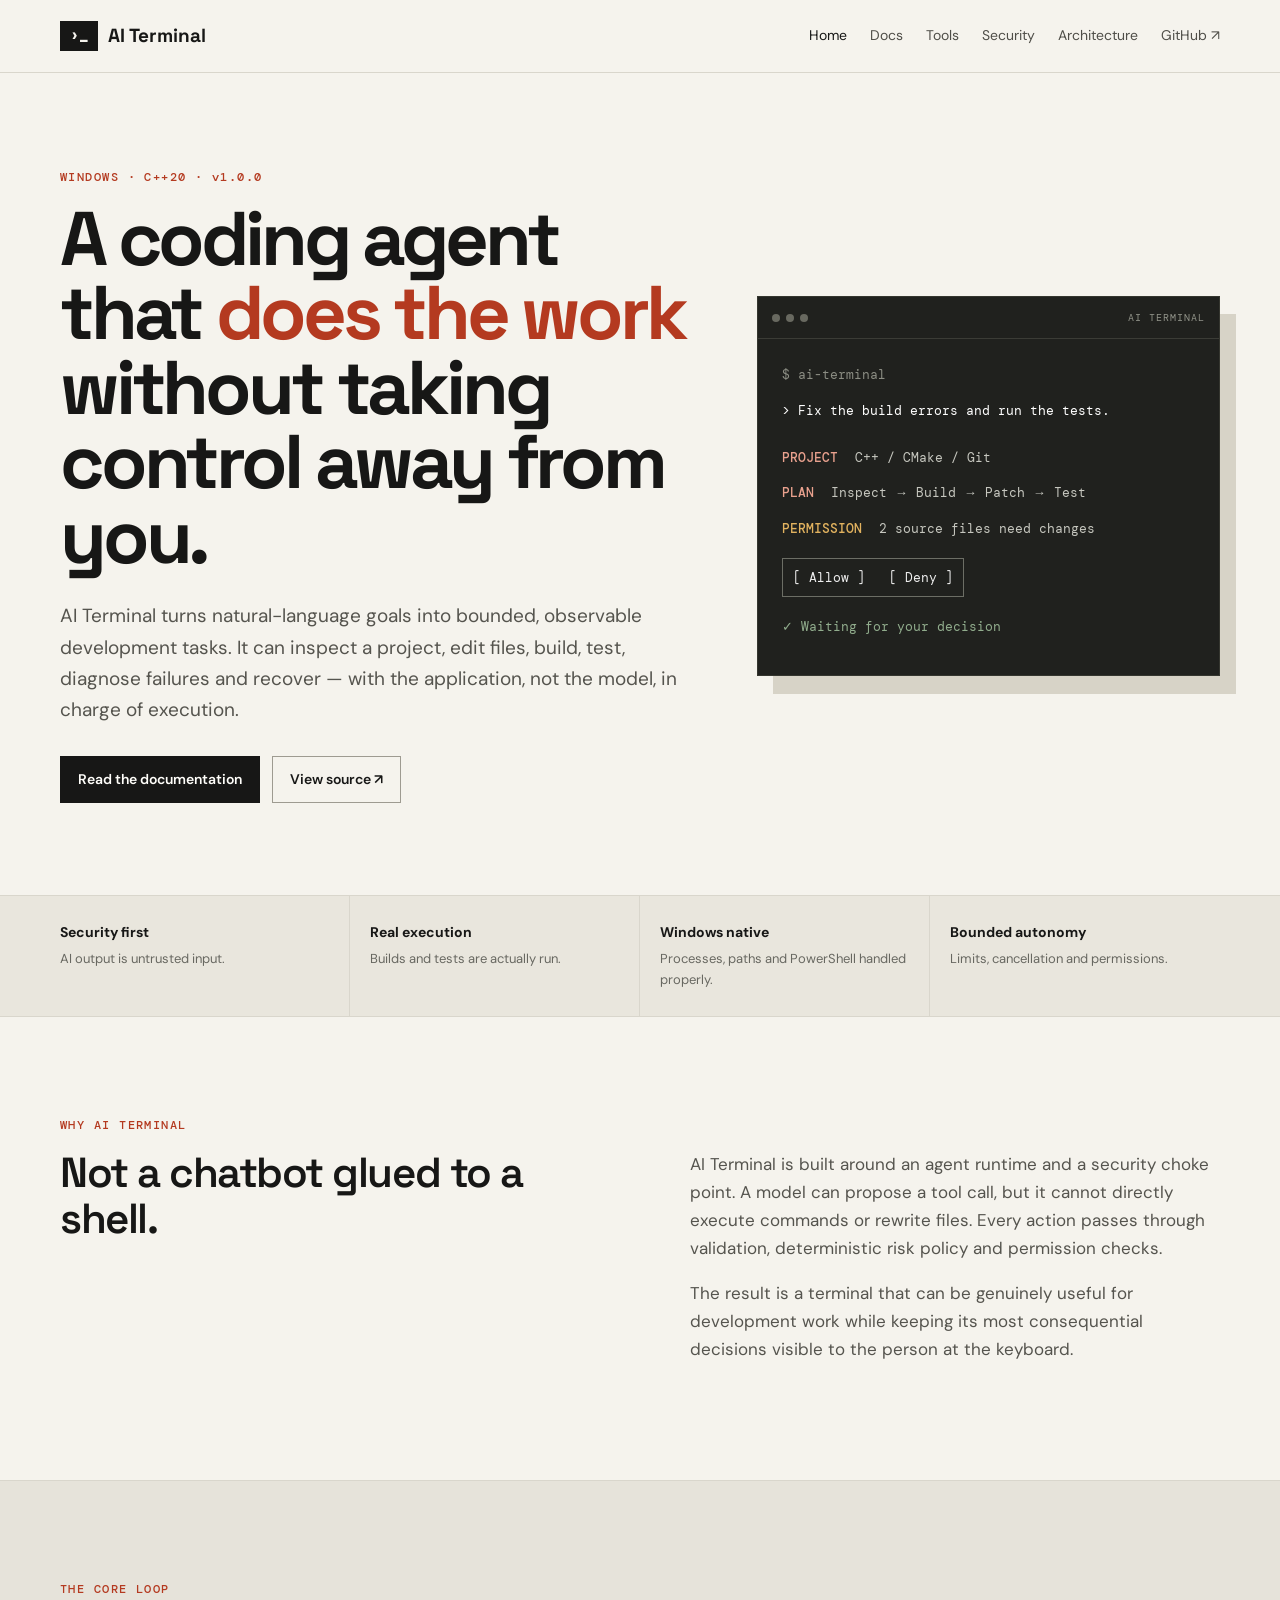
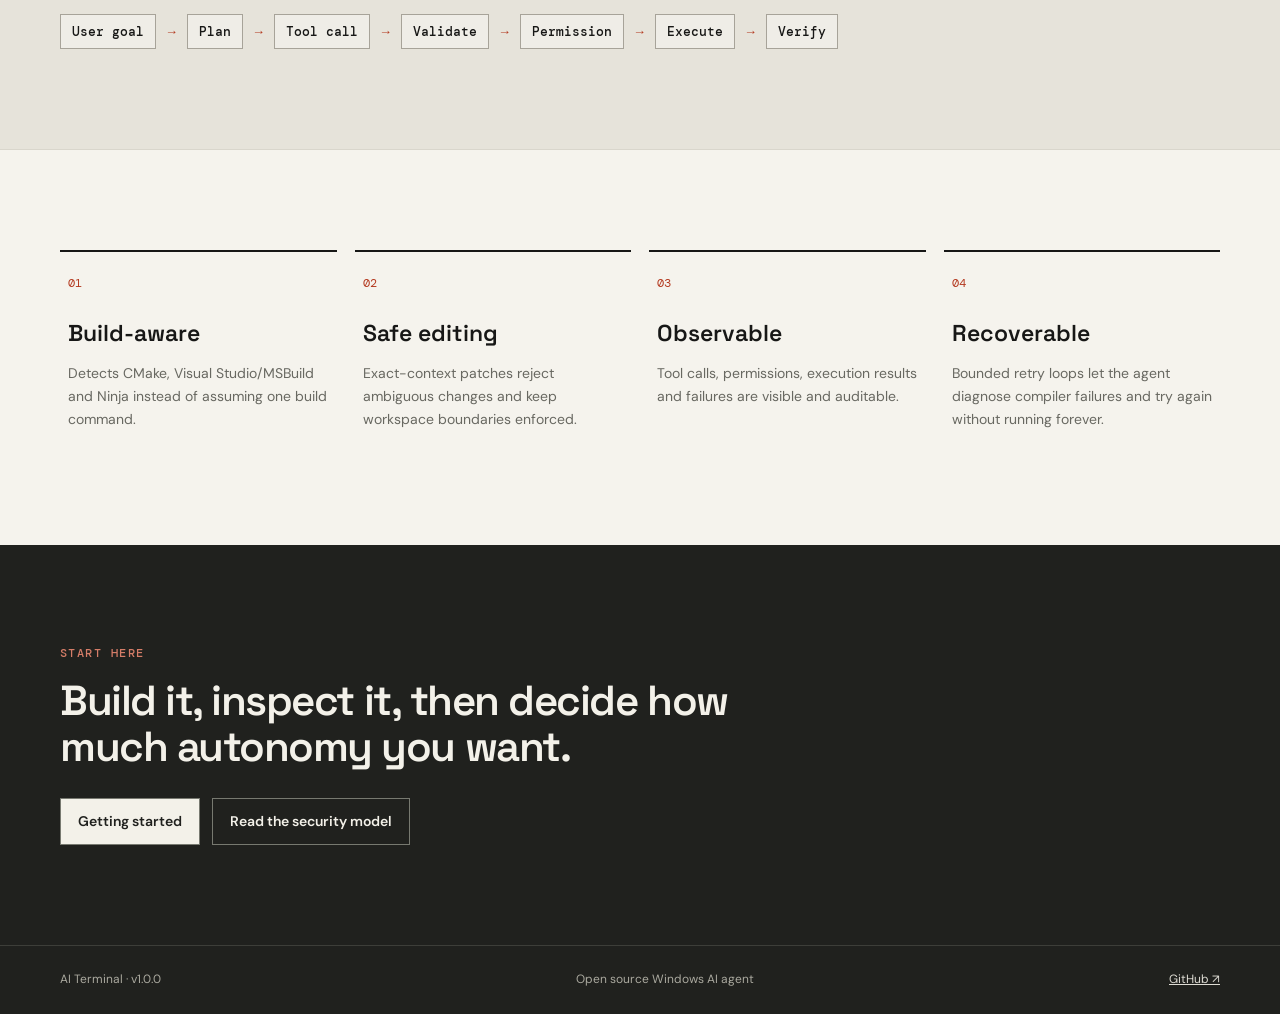
<file: Website/index.html>
<!doctype html>
<html lang="en">
<head>
  <meta charset="utf-8"><meta name="viewport" content="width=device-width,initial-scale=1">
  <meta name="description" content="AI Terminal — a security-first AI coding and automation terminal for Windows.">
  <title>AI Terminal — AI coding agent for Windows</title>
  <link rel="stylesheet" href="assets/style.css">
</head>
<body>
<header class="site-header"><div class="wrap nav">
  <a class="brand" href="index.html"><span class="brand-mark">›_</span><span>AI Terminal</span></a>
  <nav><a class="active" href="index.html">Home</a><a href="docs/">Docs</a><a href="docs/tools.html">Tools</a><a href="docs/security.html">Security</a><a href="docs/architecture.html">Architecture</a><a href="https://github.com/NotMubasshir/ai-terminal">GitHub ↗</a></nav>
</div></header>
<main>
<section class="hero"><div class="wrap hero-grid">
  <div><p class="eyebrow">WINDOWS · C++20 · v1.0.0</p><h1>A coding agent that <em>does the work</em> without taking control away from you.</h1>
  <p class="lead">AI Terminal turns natural-language goals into bounded, observable development tasks. It can inspect a project, edit files, build, test, diagnose failures and recover — with the application, not the model, in charge of execution.</p>
  <div class="actions"><a class="button primary" href="docs/">Read the documentation</a><a class="button" href="https://github.com/NotMubasshir/ai-terminal">View source ↗</a></div></div>
  <div class="terminal-card"><div class="terminal-top"><span></span><span></span><span></span><small>AI TERMINAL</small></div><div class="terminal-body"><div class="muted">$ ai-terminal</div><div class="prompt">&gt; Fix the build errors and run the tests.</div><div class="line"><b>PROJECT</b> C++ / CMake / Git</div><div class="line"><b>PLAN</b> Inspect → Build → Patch → Test</div><div class="line warn"><b>PERMISSION</b> 2 source files need changes</div><div class="approval">[ Allow ] &nbsp; [ Deny ]</div><div class="line ok">✓ Waiting for your decision</div></div></div>
</div></section>
<section class="strip"><div class="wrap stats"><div><strong>Security first</strong><span>AI output is untrusted input.</span></div><div><strong>Real execution</strong><span>Builds and tests are actually run.</span></div><div><strong>Windows native</strong><span>Processes, paths and PowerShell handled properly.</span></div><div><strong>Bounded autonomy</strong><span>Limits, cancellation and permissions.</span></div></div></section>
<section class="section"><div class="wrap"><p class="eyebrow">WHY AI TERMINAL</p><div class="two-col"><div><h2>Not a chatbot glued to a shell.</h2></div><div><p>AI Terminal is built around an agent runtime and a security choke point. A model can propose a tool call, but it cannot directly execute commands or rewrite files. Every action passes through validation, deterministic risk policy and permission checks.</p><p>The result is a terminal that can be genuinely useful for development work while keeping its most consequential decisions visible to the person at the keyboard.</p></div></div></div></section>
<section class="section paper"><div class="wrap"><p class="eyebrow">THE CORE LOOP</p><div class="flow"><span>User goal</span><i>→</i><span>Plan</span><i>→</i><span>Tool call</span><i>→</i><span>Validate</span><i>→</i><span>Permission</span><i>→</i><span>Execute</span><i>→</i><span>Verify</span></div></div></section>
<section class="section"><div class="wrap cards"><article><span class="num">01</span><h3>Build-aware</h3><p>Detects CMake, Visual Studio/MSBuild and Ninja instead of assuming one build command.</p></article><article><span class="num">02</span><h3>Safe editing</h3><p>Exact-context patches reject ambiguous changes and keep workspace boundaries enforced.</p></article><article><span class="num">03</span><h3>Observable</h3><p>Tool calls, permissions, execution results and failures are visible and auditable.</p></article><article><span class="num">04</span><h3>Recoverable</h3><p>Bounded retry loops let the agent diagnose compiler failures and try again without running forever.</p></article></div></section>
<section class="section cta"><div class="wrap"><p class="eyebrow">START HERE</p><h2>Build it, inspect it, then decide how much autonomy you want.</h2><div class="actions"><a class="button primary" href="docs/getting-started.html">Getting started</a><a class="button" href="docs/security.html">Read the security model</a></div></div></section>
</main>
<footer><div class="wrap footer"><span>AI Terminal · v1.0.0</span><span>Open source Windows AI agent</span><a href="https://github.com/NotMubasshir/ai-terminal">GitHub ↗</a></div></footer>
<script src="assets/site.js"></script>
</body></html>
</file>
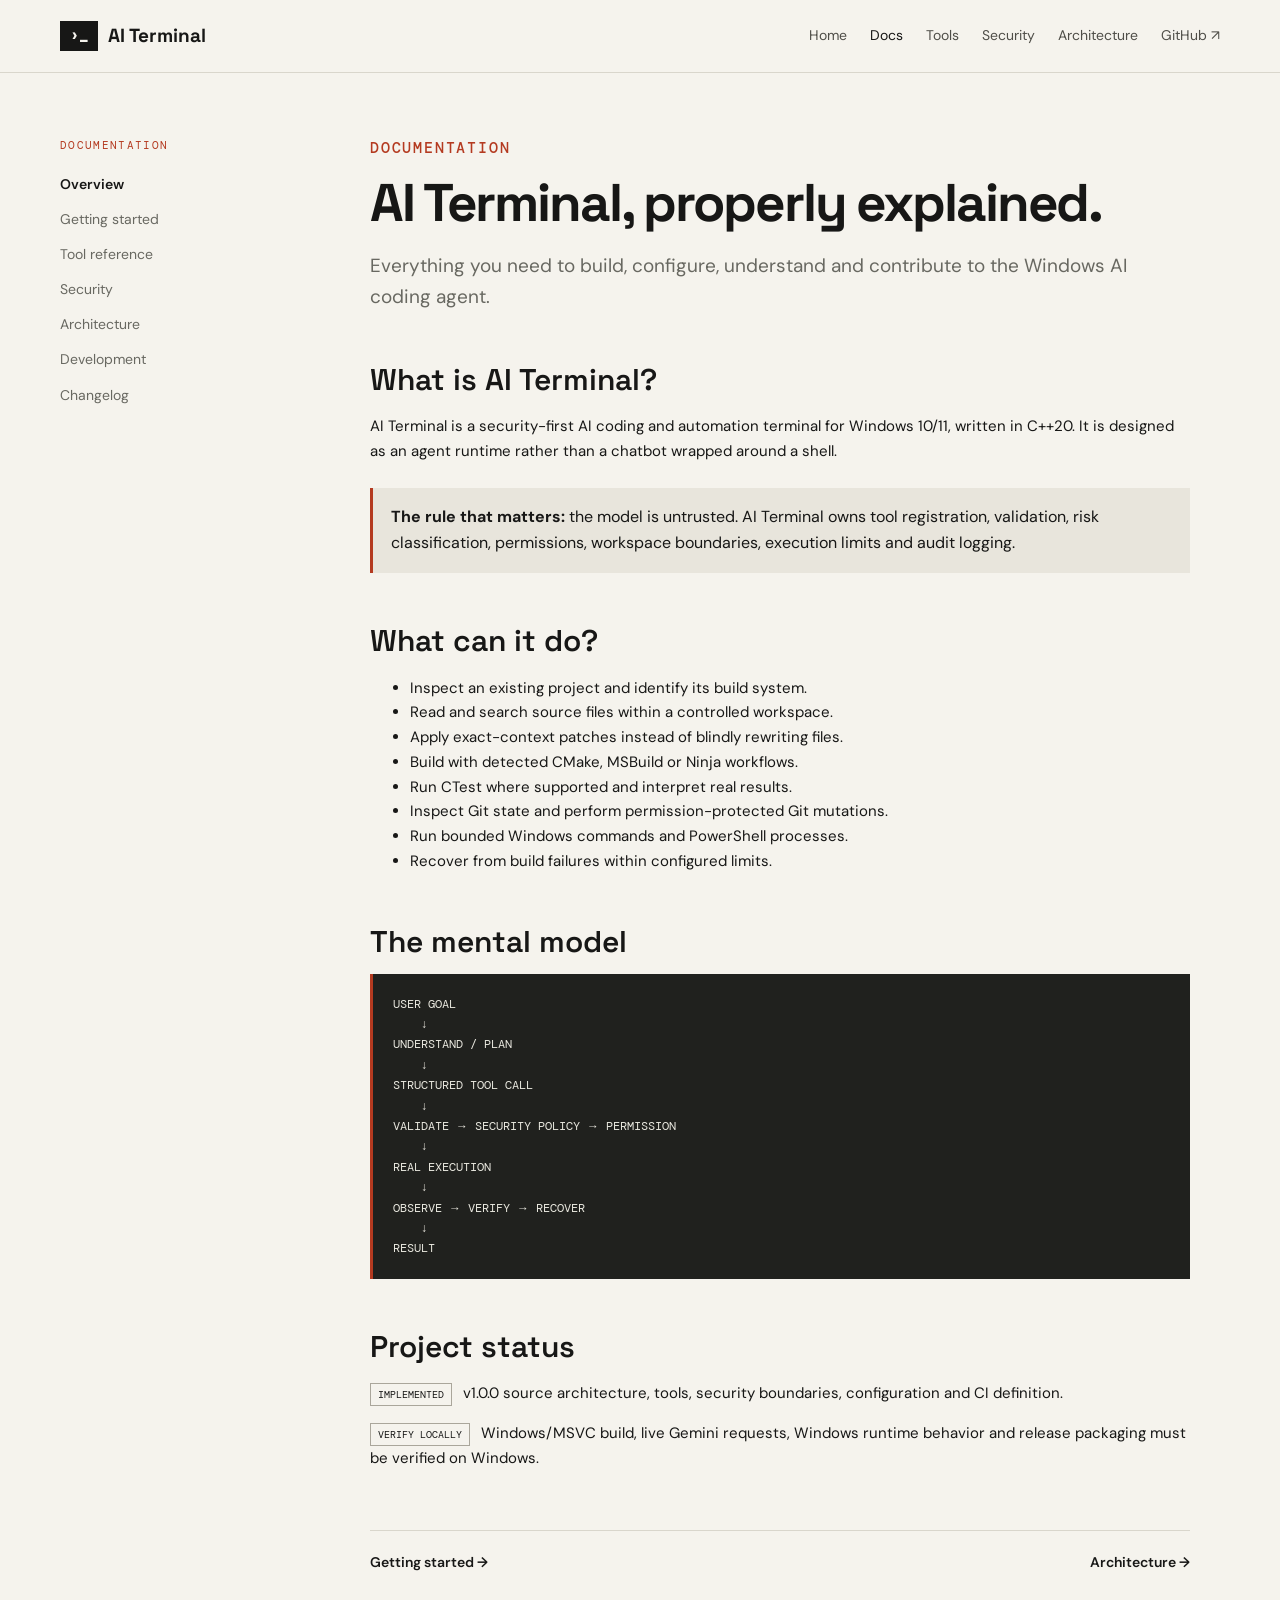
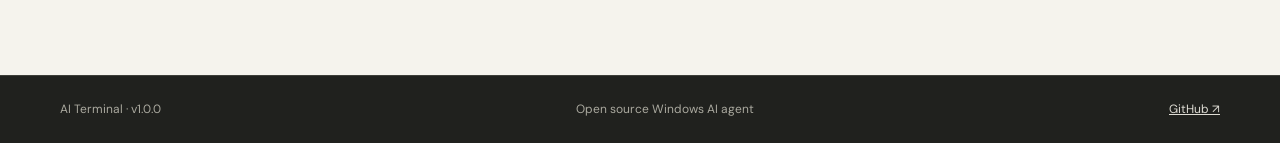
<file: Website/docs/index.html>
<!doctype html><html lang="en"><head><meta charset="utf-8"><meta name="viewport" content="width=device-width,initial-scale=1"><title>Documentation — AI Terminal</title><link rel="stylesheet" href="../assets/style.css"></head><body><header class="site-header"><div class="wrap nav"><a class="brand" href="../index.html"><span class="brand-mark">›_</span><span>AI Terminal</span></a><nav><a href="../index.html">Home</a><a class="active" href="index.html">Docs</a><a href="tools.html">Tools</a><a href="security.html">Security</a><a href="architecture.html">Architecture</a><a href="https://github.com/NotMubasshir/ai-terminal">GitHub ↗</a></nav></div></header><main class="wrap docs-layout"><aside class="sidebar"><h4>DOCUMENTATION</h4><a class="active" href="index.html">Overview</a><a href="getting-started.html">Getting started</a><a href="tools.html">Tool reference</a><a href="security.html">Security</a><a href="architecture.html">Architecture</a><a href="development.html">Development</a><a href="../CHANGELOG.html">Changelog</a></aside><article class="doc"><p class="eyebrow">DOCUMENTATION</p><h1>AI Terminal, properly explained.</h1><p class="intro">Everything you need to build, configure, understand and contribute to the Windows AI coding agent.</p><h2>What is AI Terminal?</h2><p>AI Terminal is a security-first AI coding and automation terminal for Windows 10/11, written in C++20. It is designed as an agent runtime rather than a chatbot wrapped around a shell.</p><div class="callout"><strong>The rule that matters:</strong> the model is untrusted. AI Terminal owns tool registration, validation, risk classification, permissions, workspace boundaries, execution limits and audit logging.</div><h2>What can it do?</h2><ul><li>Inspect an existing project and identify its build system.</li><li>Read and search source files within a controlled workspace.</li><li>Apply exact-context patches instead of blindly rewriting files.</li><li>Build with detected CMake, MSBuild or Ninja workflows.</li><li>Run CTest where supported and interpret real results.</li><li>Inspect Git state and perform permission-protected Git mutations.</li><li>Run bounded Windows commands and PowerShell processes.</li><li>Recover from build failures within configured limits.</li></ul><h2>The mental model</h2><pre>USER GOAL
    ↓
UNDERSTAND / PLAN
    ↓
STRUCTURED TOOL CALL
    ↓
VALIDATE → SECURITY POLICY → PERMISSION
    ↓
REAL EXECUTION
    ↓
OBSERVE → VERIFY → RECOVER
    ↓
RESULT</pre><h2>Project status</h2><p><span class="tag">IMPLEMENTED</span> v1.0.0 source architecture, tools, security boundaries, configuration and CI definition.</p><p><span class="tag">VERIFY LOCALLY</span> Windows/MSVC build, live Gemini requests, Windows runtime behavior and release packaging must be verified on Windows.</p><div class="page-links"><a href="getting-started.html">Getting started →</a><a href="architecture.html">Architecture →</a></div></article></main><footer><div class="wrap footer"><span>AI Terminal · v1.0.0</span><span>Open source Windows AI agent</span><a href="https://github.com/NotMubasshir/ai-terminal">GitHub ↗</a></div></footer></body></html>
</file>
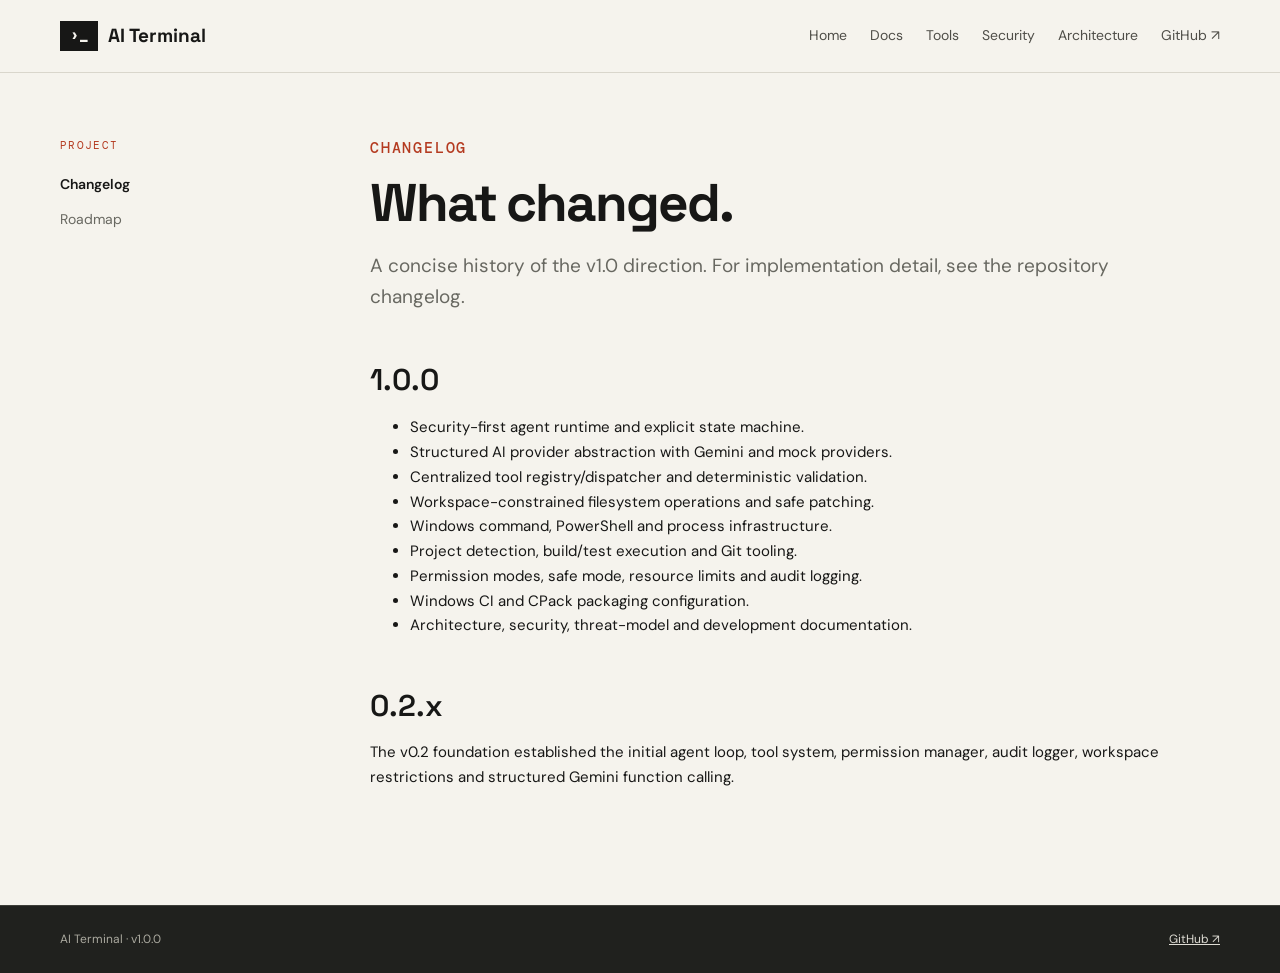
<file: Website/CHANGELOG.html>
<!doctype html><html lang="en"><head><meta charset="utf-8"><meta name="viewport" content="width=device-width,initial-scale=1"><title>Changelog — AI Terminal</title><link rel="stylesheet" href="assets/style.css"></head><body><header class="site-header"><div class="wrap nav"><a class="brand" href="index.html"><span class="brand-mark">›_</span><span>AI Terminal</span></a><nav><a href="index.html">Home</a><a href="docs/">Docs</a><a href="docs/tools.html">Tools</a><a href="docs/security.html">Security</a><a href="docs/architecture.html">Architecture</a><a href="https://github.com/NotMubasshir/ai-terminal">GitHub ↗</a></nav></div></header><main class="wrap docs-layout"><aside class="sidebar"><h4>PROJECT</h4><a class="active" href="CHANGELOG.html">Changelog</a><a href="docs/ROADMAP.html">Roadmap</a></aside><article class="doc"><p class="eyebrow">CHANGELOG</p><h1>What changed.</h1><p class="intro">A concise history of the v1.0 direction. For implementation detail, see the repository changelog.</p><h2>1.0.0</h2><ul><li>Security-first agent runtime and explicit state machine.</li><li>Structured AI provider abstraction with Gemini and mock providers.</li><li>Centralized tool registry/dispatcher and deterministic validation.</li><li>Workspace-constrained filesystem operations and safe patching.</li><li>Windows command, PowerShell and process infrastructure.</li><li>Project detection, build/test execution and Git tooling.</li><li>Permission modes, safe mode, resource limits and audit logging.</li><li>Windows CI and CPack packaging configuration.</li><li>Architecture, security, threat-model and development documentation.</li></ul><h2>0.2.x</h2><p>The v0.2 foundation established the initial agent loop, tool system, permission manager, audit logger, workspace restrictions and structured Gemini function calling.</p></article></main><footer><div class="wrap footer"><span>AI Terminal · v1.0.0</span><a href="https://github.com/NotMubasshir/ai-terminal">GitHub ↗</a></div></footer></body></html>
</file>
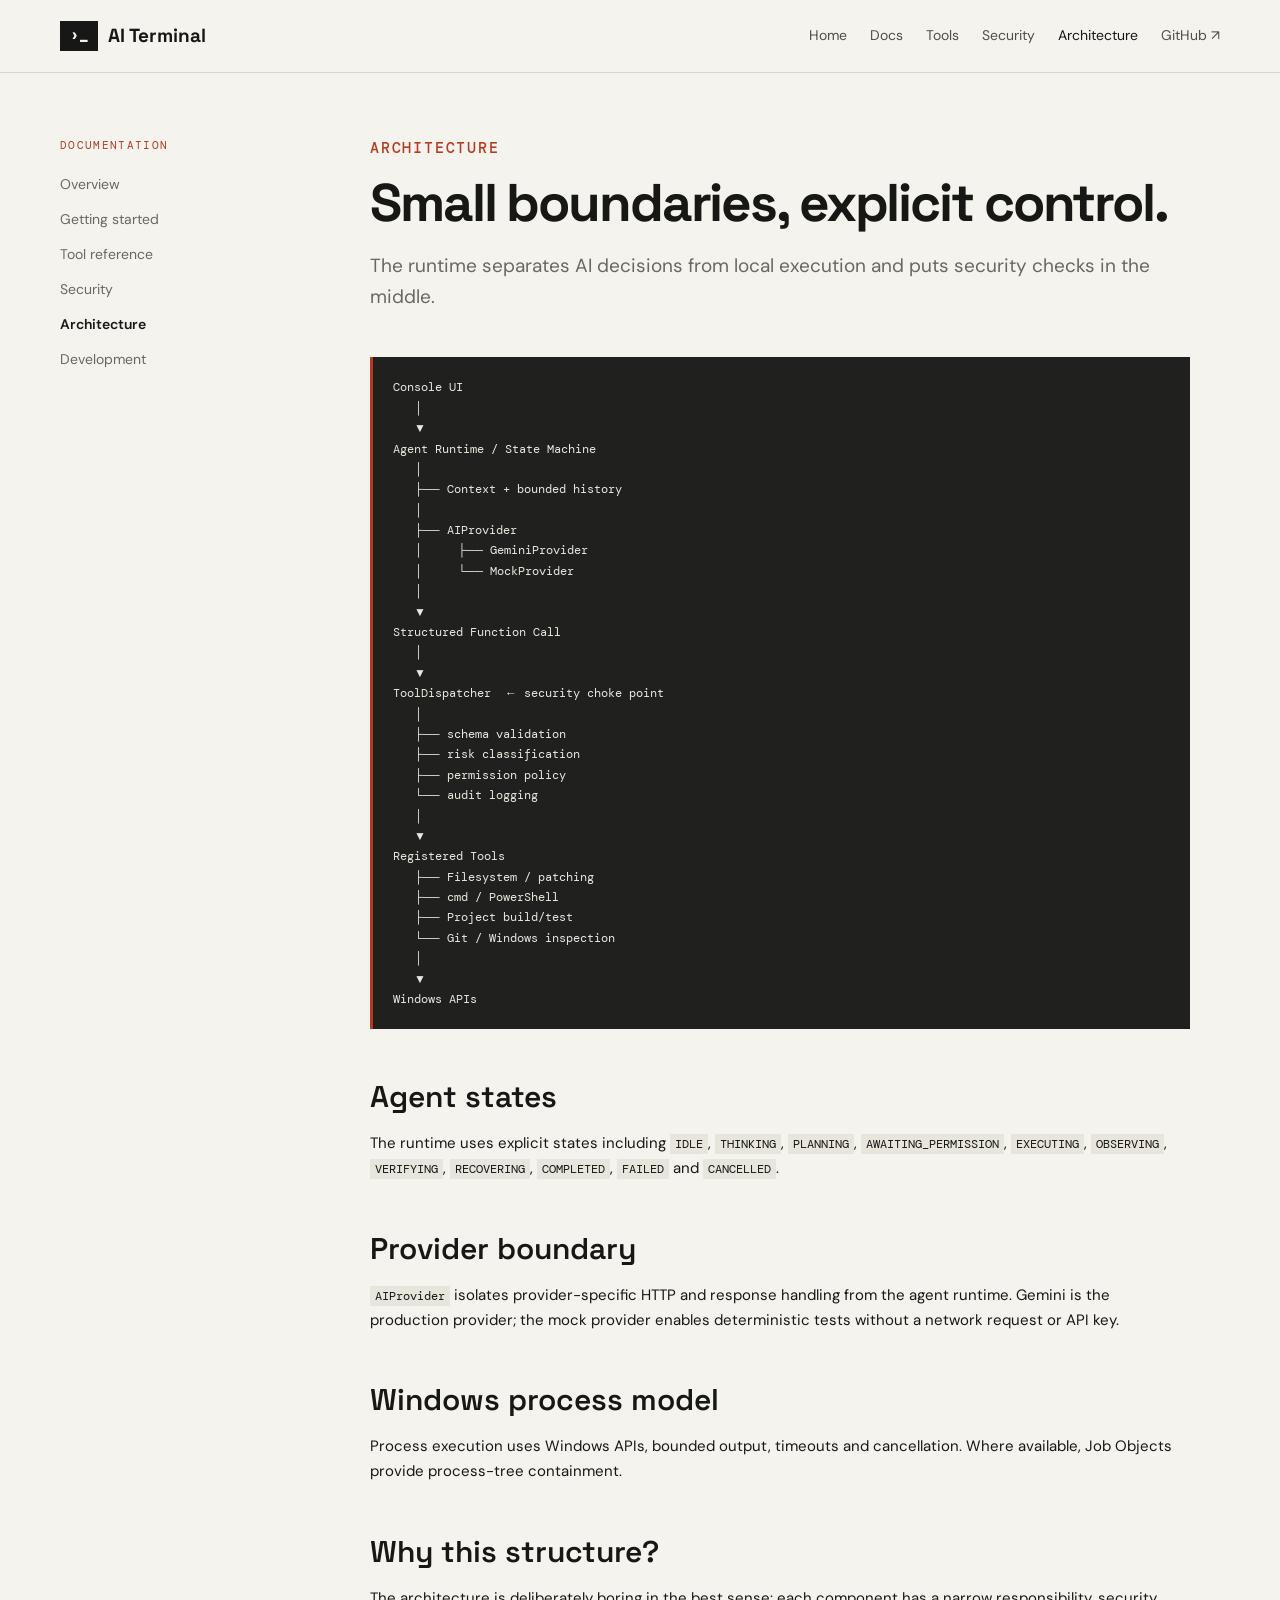
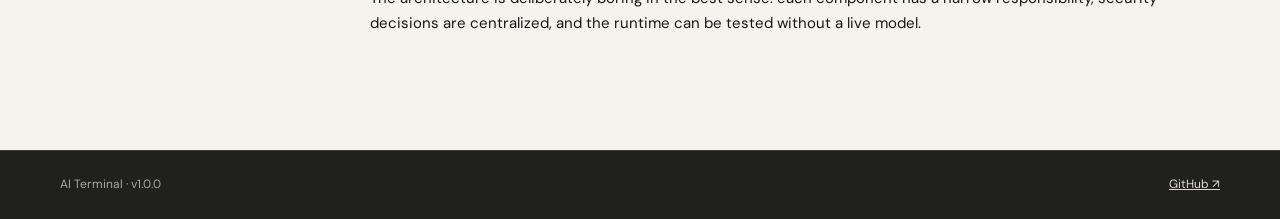
<file: Website/docs/architecture.html>
<!doctype html><html lang="en"><head><meta charset="utf-8"><meta name="viewport" content="width=device-width,initial-scale=1"><title>Architecture — AI Terminal</title><link rel="stylesheet" href="../assets/style.css"></head><body><header class="site-header"><div class="wrap nav"><a class="brand" href="../index.html"><span class="brand-mark">›_</span><span>AI Terminal</span></a><nav><a href="../index.html">Home</a><a href="index.html">Docs</a><a href="tools.html">Tools</a><a href="security.html">Security</a><a class="active" href="architecture.html">Architecture</a><a href="https://github.com/NotMubasshir/ai-terminal">GitHub ↗</a></nav></div></header><main class="wrap docs-layout"><aside class="sidebar"><h4>DOCUMENTATION</h4><a href="index.html">Overview</a><a href="getting-started.html">Getting started</a><a href="tools.html">Tool reference</a><a href="security.html">Security</a><a class="active" href="architecture.html">Architecture</a><a href="development.html">Development</a></aside><article class="doc"><p class="eyebrow">ARCHITECTURE</p><h1>Small boundaries, explicit control.</h1><p class="intro">The runtime separates AI decisions from local execution and puts security checks in the middle.</p><pre>Console UI
   │
   ▼
Agent Runtime / State Machine
   │
   ├── Context + bounded history
   │
   ├── AIProvider
   │     ├── GeminiProvider
   │     └── MockProvider
   │
   ▼
Structured Function Call
   │
   ▼
ToolDispatcher  ← security choke point
   │
   ├── schema validation
   ├── risk classification
   ├── permission policy
   └── audit logging
   │
   ▼
Registered Tools
   ├── Filesystem / patching
   ├── cmd / PowerShell
   ├── Project build/test
   └── Git / Windows inspection
   │
   ▼
Windows APIs</pre><h2>Agent states</h2><p>The runtime uses explicit states including <code>IDLE</code>, <code>THINKING</code>, <code>PLANNING</code>, <code>AWAITING_PERMISSION</code>, <code>EXECUTING</code>, <code>OBSERVING</code>, <code>VERIFYING</code>, <code>RECOVERING</code>, <code>COMPLETED</code>, <code>FAILED</code> and <code>CANCELLED</code>.</p><h2>Provider boundary</h2><p><code>AIProvider</code> isolates provider-specific HTTP and response handling from the agent runtime. Gemini is the production provider; the mock provider enables deterministic tests without a network request or API key.</p><h2>Windows process model</h2><p>Process execution uses Windows APIs, bounded output, timeouts and cancellation. Where available, Job Objects provide process-tree containment.</p><h2>Why this structure?</h2><p>The architecture is deliberately boring in the best sense: each component has a narrow responsibility, security decisions are centralized, and the runtime can be tested without a live model.</p></article></main><footer><div class="wrap footer"><span>AI Terminal · v1.0.0</span><a href="https://github.com/NotMubasshir/ai-terminal">GitHub ↗</a></div></footer></body></html>
</file>
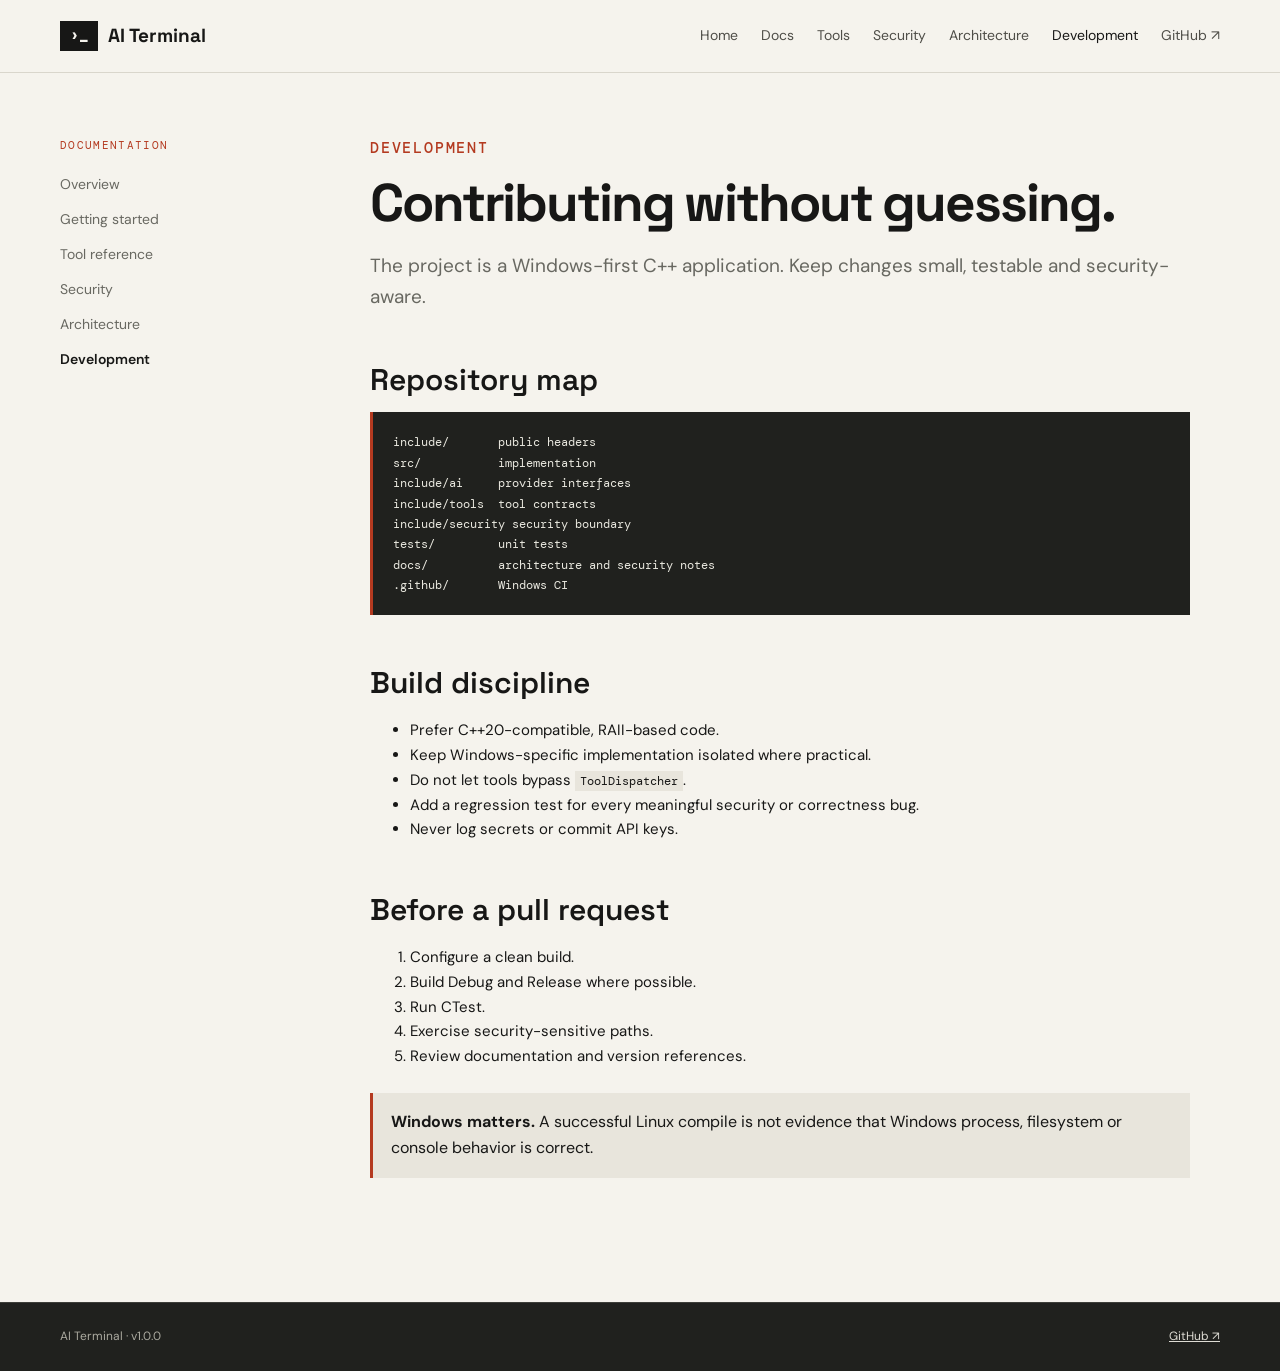
<file: Website/docs/development.html>
<!doctype html><html lang="en"><head><meta charset="utf-8"><meta name="viewport" content="width=device-width,initial-scale=1"><title>Development — AI Terminal</title><link rel="stylesheet" href="../assets/style.css"></head><body><header class="site-header"><div class="wrap nav"><a class="brand" href="../index.html"><span class="brand-mark">›_</span><span>AI Terminal</span></a><nav><a href="../index.html">Home</a><a href="index.html">Docs</a><a href="tools.html">Tools</a><a href="security.html">Security</a><a href="architecture.html">Architecture</a><a class="active" href="development.html">Development</a><a href="https://github.com/NotMubasshir/ai-terminal">GitHub ↗</a></nav></div></header><main class="wrap docs-layout"><aside class="sidebar"><h4>DOCUMENTATION</h4><a href="index.html">Overview</a><a href="getting-started.html">Getting started</a><a href="tools.html">Tool reference</a><a href="security.html">Security</a><a href="architecture.html">Architecture</a><a class="active" href="development.html">Development</a></aside><article class="doc"><p class="eyebrow">DEVELOPMENT</p><h1>Contributing without guessing.</h1><p class="intro">The project is a Windows-first C++ application. Keep changes small, testable and security-aware.</p><h2>Repository map</h2><pre>include/       public headers
src/           implementation
include/ai     provider interfaces
include/tools  tool contracts
include/security security boundary
tests/         unit tests
docs/          architecture and security notes
.github/       Windows CI</pre><h2>Build discipline</h2><ul><li>Prefer C++20-compatible, RAII-based code.</li><li>Keep Windows-specific implementation isolated where practical.</li><li>Do not let tools bypass <code>ToolDispatcher</code>.</li><li>Add a regression test for every meaningful security or correctness bug.</li><li>Never log secrets or commit API keys.</li></ul><h2>Before a pull request</h2><ol><li>Configure a clean build.</li><li>Build Debug and Release where possible.</li><li>Run CTest.</li><li>Exercise security-sensitive paths.</li><li>Review documentation and version references.</li></ol><div class="callout"><strong>Windows matters.</strong> A successful Linux compile is not evidence that Windows process, filesystem or console behavior is correct.</div></article></main><footer><div class="wrap footer"><span>AI Terminal · v1.0.0</span><a href="https://github.com/NotMubasshir/ai-terminal">GitHub ↗</a></div></footer></body></html>
</file>
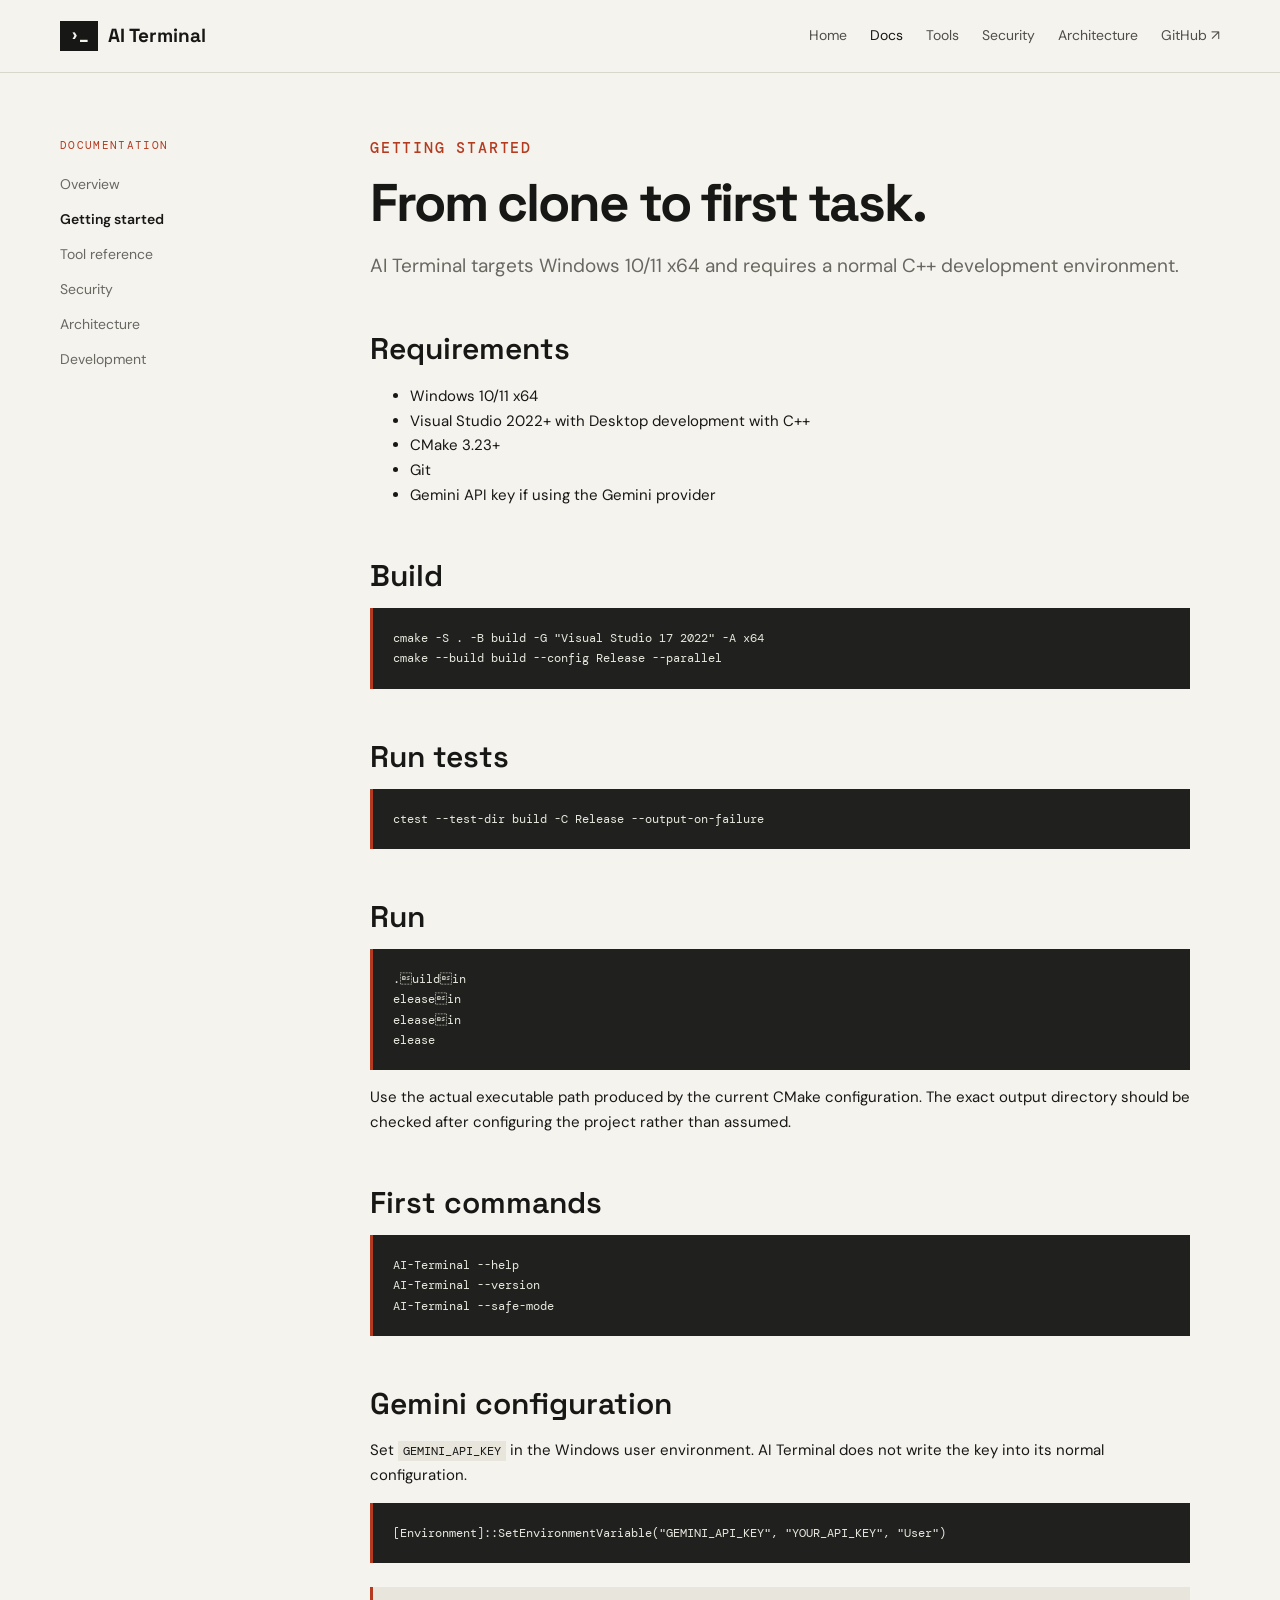
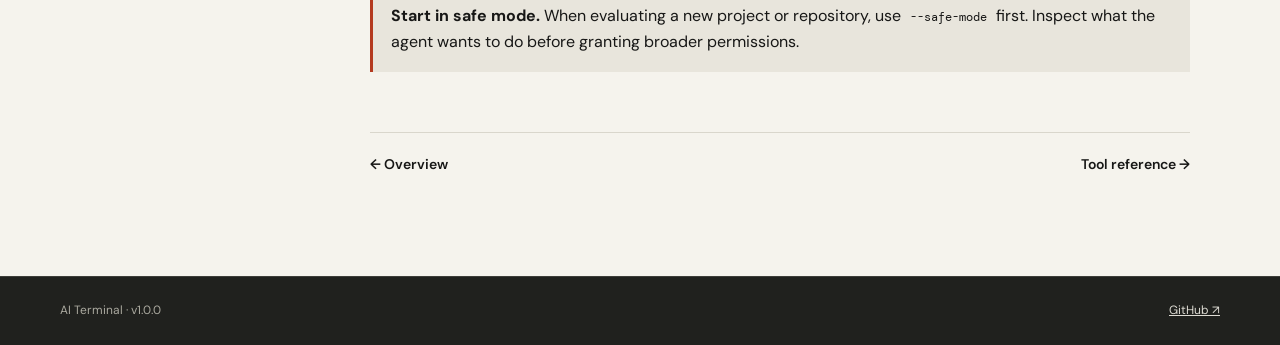
<file: Website/docs/getting-started.html>
<!doctype html><html lang="en"><head><meta charset="utf-8"><meta name="viewport" content="width=device-width,initial-scale=1"><title>Getting started — AI Terminal</title><link rel="stylesheet" href="../assets/style.css"></head><body><header class="site-header"><div class="wrap nav"><a class="brand" href="../index.html"><span class="brand-mark">›_</span><span>AI Terminal</span></a><nav><a href="../index.html">Home</a><a class="active" href="index.html">Docs</a><a href="tools.html">Tools</a><a href="security.html">Security</a><a href="architecture.html">Architecture</a><a href="https://github.com/NotMubasshir/ai-terminal">GitHub ↗</a></nav></div></header><main class="wrap docs-layout"><aside class="sidebar"><h4>DOCUMENTATION</h4><a href="index.html">Overview</a><a class="active" href="getting-started.html">Getting started</a><a href="tools.html">Tool reference</a><a href="security.html">Security</a><a href="architecture.html">Architecture</a><a href="development.html">Development</a></aside><article class="doc"><p class="eyebrow">GETTING STARTED</p><h1>From clone to first task.</h1><p class="intro">AI Terminal targets Windows 10/11 x64 and requires a normal C++ development environment.</p><h2>Requirements</h2><ul><li>Windows 10/11 x64</li><li>Visual Studio 2022+ with Desktop development with C++</li><li>CMake 3.23+</li><li>Git</li><li>Gemini API key if using the Gemini provider</li></ul><h2>Build</h2><pre>cmake -S . -B build -G "Visual Studio 17 2022" -A x64
cmake --build build --config Release --parallel</pre><h2>Run tests</h2><pre>ctest --test-dir build -C Release --output-on-failure</pre><h2>Run</h2><pre>.uildin
eleasein
eleasein
elease</pre><p>Use the actual executable path produced by the current CMake configuration. The exact output directory should be checked after configuring the project rather than assumed.</p><h2>First commands</h2><pre>AI-Terminal --help
AI-Terminal --version
AI-Terminal --safe-mode</pre><h2>Gemini configuration</h2><p>Set <code>GEMINI_API_KEY</code> in the Windows user environment. AI Terminal does not write the key into its normal configuration.</p><pre>[Environment]::SetEnvironmentVariable("GEMINI_API_KEY", "YOUR_API_KEY", "User")</pre><div class="callout"><strong>Start in safe mode.</strong> When evaluating a new project or repository, use <code>--safe-mode</code> first. Inspect what the agent wants to do before granting broader permissions.</div><div class="page-links"><a href="index.html">← Overview</a><a href="tools.html">Tool reference →</a></div></article></main><footer><div class="wrap footer"><span>AI Terminal · v1.0.0</span><a href="https://github.com/NotMubasshir/ai-terminal">GitHub ↗</a></div></footer></body></html>
</file>
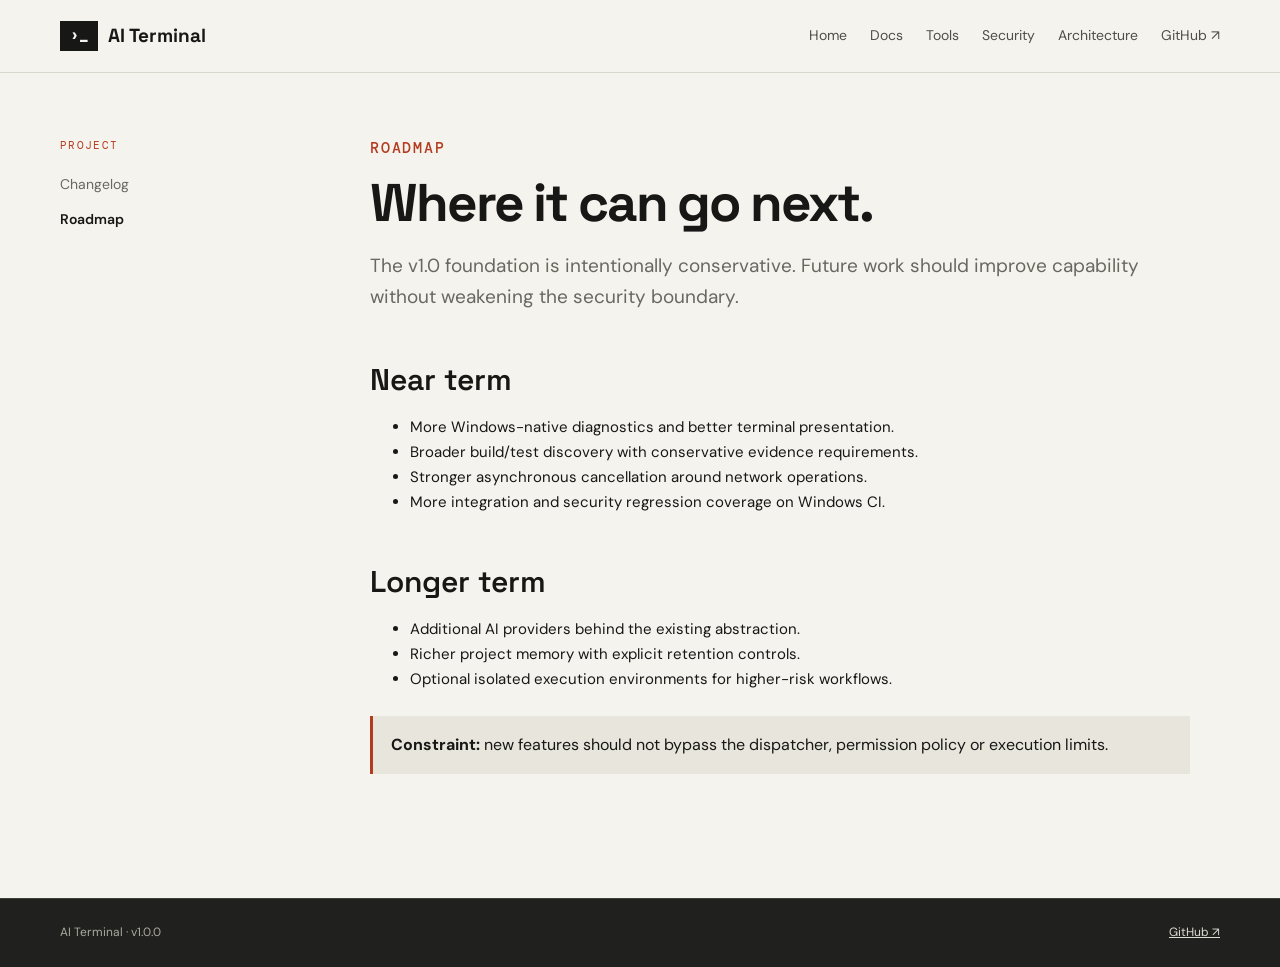
<file: Website/docs/ROADMAP.html>
<!doctype html><html lang="en"><head><meta charset="utf-8"><meta name="viewport" content="width=device-width,initial-scale=1"><title>Roadmap — AI Terminal</title><link rel="stylesheet" href="../assets/style.css"></head><body><header class="site-header"><div class="wrap nav"><a class="brand" href="../index.html"><span class="brand-mark">›_</span><span>AI Terminal</span></a><nav><a href="../index.html">Home</a><a href="index.html">Docs</a><a href="tools.html">Tools</a><a href="security.html">Security</a><a href="architecture.html">Architecture</a><a href="https://github.com/NotMubasshir/ai-terminal">GitHub ↗</a></nav></div></header><main class="wrap docs-layout"><aside class="sidebar"><h4>PROJECT</h4><a href="../CHANGELOG.html">Changelog</a><a class="active" href="ROADMAP.html">Roadmap</a></aside><article class="doc"><p class="eyebrow">ROADMAP</p><h1>Where it can go next.</h1><p class="intro">The v1.0 foundation is intentionally conservative. Future work should improve capability without weakening the security boundary.</p><h2>Near term</h2><ul><li>More Windows-native diagnostics and better terminal presentation.</li><li>Broader build/test discovery with conservative evidence requirements.</li><li>Stronger asynchronous cancellation around network operations.</li><li>More integration and security regression coverage on Windows CI.</li></ul><h2>Longer term</h2><ul><li>Additional AI providers behind the existing abstraction.</li><li>Richer project memory with explicit retention controls.</li><li>Optional isolated execution environments for higher-risk workflows.</li></ul><div class="callout"><strong>Constraint:</strong> new features should not bypass the dispatcher, permission policy or execution limits.</div></article></main><footer><div class="wrap footer"><span>AI Terminal · v1.0.0</span><a href="https://github.com/NotMubasshir/ai-terminal">GitHub ↗</a></div></footer></body></html>
</file>
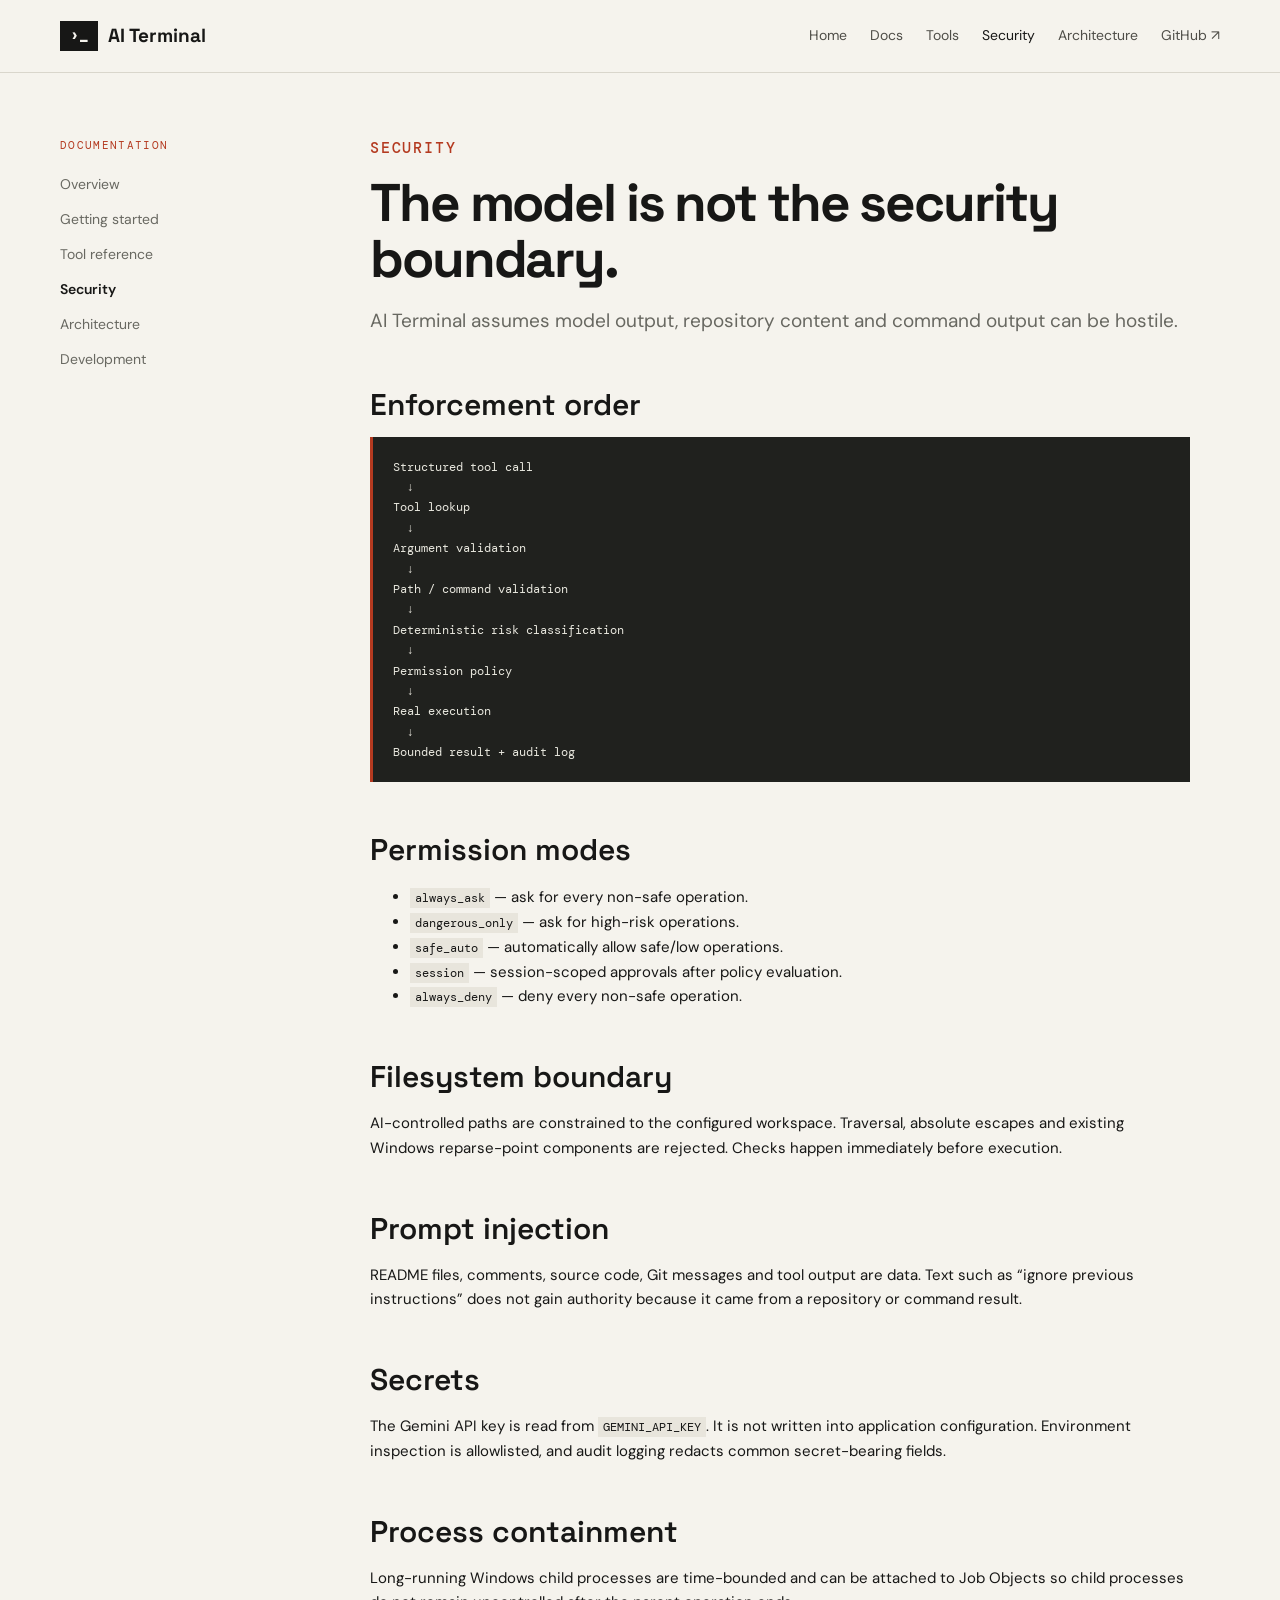
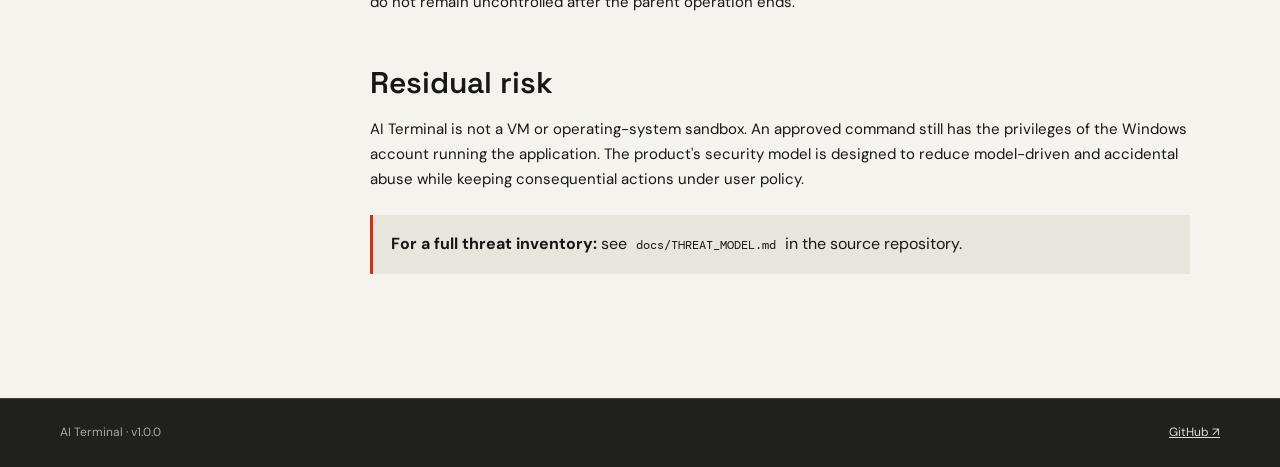
<file: Website/docs/security.html>
<!doctype html><html lang="en"><head><meta charset="utf-8"><meta name="viewport" content="width=device-width,initial-scale=1"><title>Security — AI Terminal</title><link rel="stylesheet" href="../assets/style.css"></head><body><header class="site-header"><div class="wrap nav"><a class="brand" href="../index.html"><span class="brand-mark">›_</span><span>AI Terminal</span></a><nav><a href="../index.html">Home</a><a href="index.html">Docs</a><a href="tools.html">Tools</a><a class="active" href="security.html">Security</a><a href="architecture.html">Architecture</a><a href="https://github.com/NotMubasshir/ai-terminal">GitHub ↗</a></nav></div></header><main class="wrap docs-layout"><aside class="sidebar"><h4>DOCUMENTATION</h4><a href="index.html">Overview</a><a href="getting-started.html">Getting started</a><a href="tools.html">Tool reference</a><a class="active" href="security.html">Security</a><a href="architecture.html">Architecture</a><a href="development.html">Development</a></aside><article class="doc"><p class="eyebrow">SECURITY</p><h1>The model is not the security boundary.</h1><p class="intro">AI Terminal assumes model output, repository content and command output can be hostile.</p><h2>Enforcement order</h2><pre>Structured tool call
  ↓
Tool lookup
  ↓
Argument validation
  ↓
Path / command validation
  ↓
Deterministic risk classification
  ↓
Permission policy
  ↓
Real execution
  ↓
Bounded result + audit log</pre><h2>Permission modes</h2><ul><li><code>always_ask</code> — ask for every non-safe operation.</li><li><code>dangerous_only</code> — ask for high-risk operations.</li><li><code>safe_auto</code> — automatically allow safe/low operations.</li><li><code>session</code> — session-scoped approvals after policy evaluation.</li><li><code>always_deny</code> — deny every non-safe operation.</li></ul><h2>Filesystem boundary</h2><p>AI-controlled paths are constrained to the configured workspace. Traversal, absolute escapes and existing Windows reparse-point components are rejected. Checks happen immediately before execution.</p><h2>Prompt injection</h2><p>README files, comments, source code, Git messages and tool output are data. Text such as “ignore previous instructions” does not gain authority because it came from a repository or command result.</p><h2>Secrets</h2><p>The Gemini API key is read from <code>GEMINI_API_KEY</code>. It is not written into application configuration. Environment inspection is allowlisted, and audit logging redacts common secret-bearing fields.</p><h2>Process containment</h2><p>Long-running Windows child processes are time-bounded and can be attached to Job Objects so child processes do not remain uncontrolled after the parent operation ends.</p><h2>Residual risk</h2><p>AI Terminal is not a VM or operating-system sandbox. An approved command still has the privileges of the Windows account running the application. The product's security model is designed to reduce model-driven and accidental abuse while keeping consequential actions under user policy.</p><div class="callout"><strong>For a full threat inventory:</strong> see <code>docs/THREAT_MODEL.md</code> in the source repository.</div></article></main><footer><div class="wrap footer"><span>AI Terminal · v1.0.0</span><a href="https://github.com/NotMubasshir/ai-terminal">GitHub ↗</a></div></footer></body></html>
</file>
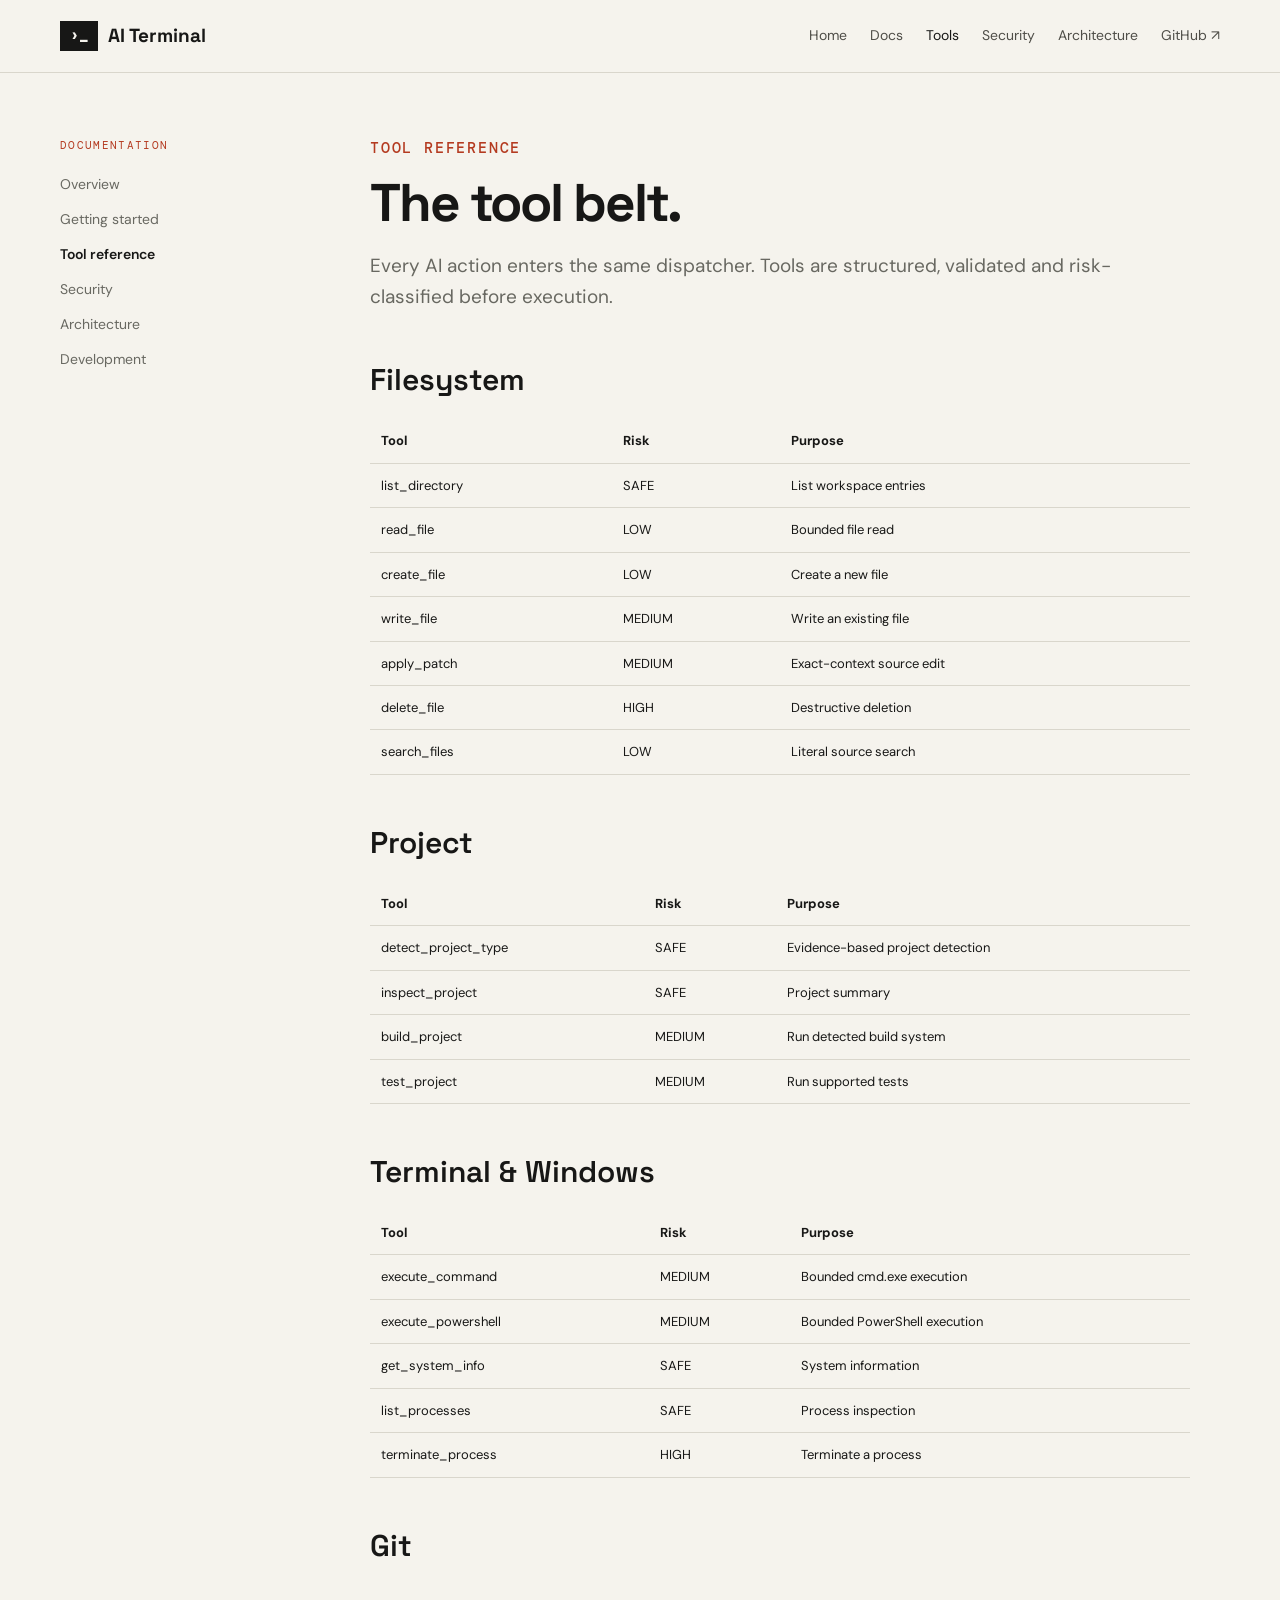
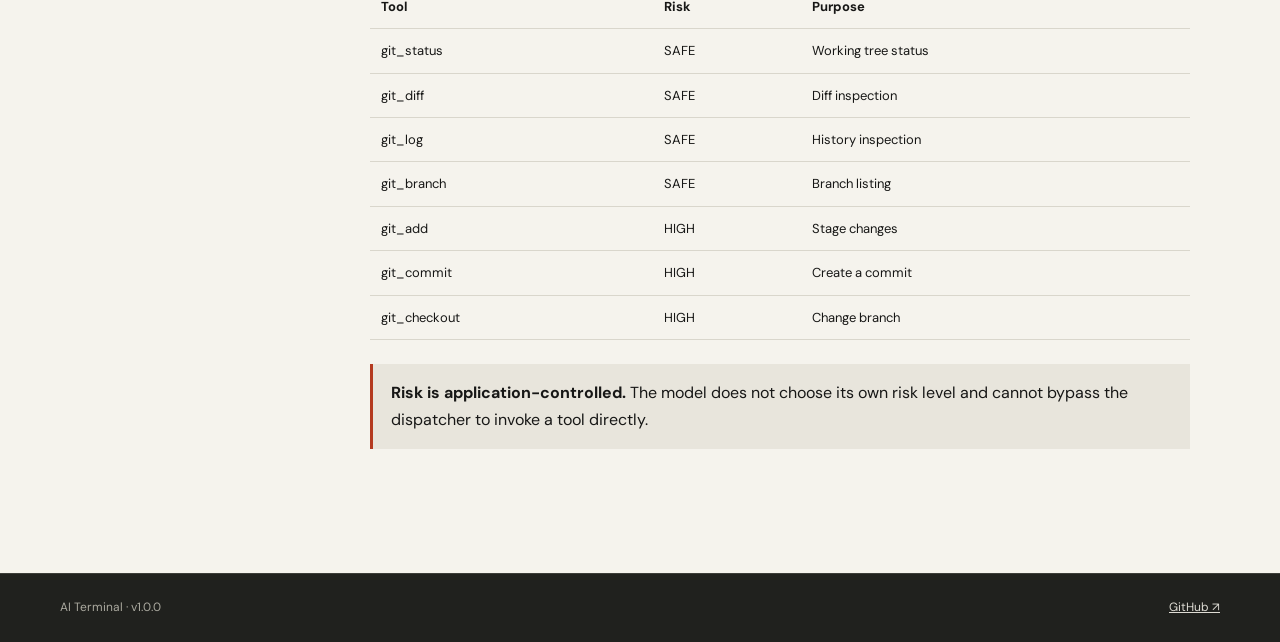
<file: Website/docs/tools.html>
<!doctype html><html lang="en"><head><meta charset="utf-8"><meta name="viewport" content="width=device-width,initial-scale=1"><title>Tool reference — AI Terminal</title><link rel="stylesheet" href="../assets/style.css"></head><body><header class="site-header"><div class="wrap nav"><a class="brand" href="../index.html"><span class="brand-mark">›_</span><span>AI Terminal</span></a><nav><a href="../index.html">Home</a><a href="index.html">Docs</a><a class="active" href="tools.html">Tools</a><a href="security.html">Security</a><a href="architecture.html">Architecture</a><a href="https://github.com/NotMubasshir/ai-terminal">GitHub ↗</a></nav></div></header><main class="wrap docs-layout"><aside class="sidebar"><h4>DOCUMENTATION</h4><a href="index.html">Overview</a><a href="getting-started.html">Getting started</a><a class="active" href="tools.html">Tool reference</a><a href="security.html">Security</a><a href="architecture.html">Architecture</a><a href="development.html">Development</a></aside><article class="doc"><p class="eyebrow">TOOL REFERENCE</p><h1>The tool belt.</h1><p class="intro">Every AI action enters the same dispatcher. Tools are structured, validated and risk-classified before execution.</p><h2>Filesystem</h2><table><tr><th>Tool</th><th>Risk</th><th>Purpose</th></tr><tr><td>list_directory</td><td>SAFE</td><td>List workspace entries</td></tr><tr><td>read_file</td><td>LOW</td><td>Bounded file read</td></tr><tr><td>create_file</td><td>LOW</td><td>Create a new file</td></tr><tr><td>write_file</td><td>MEDIUM</td><td>Write an existing file</td></tr><tr><td>apply_patch</td><td>MEDIUM</td><td>Exact-context source edit</td></tr><tr><td>delete_file</td><td>HIGH</td><td>Destructive deletion</td></tr><tr><td>search_files</td><td>LOW</td><td>Literal source search</td></tr></table><h2>Project</h2><table><tr><th>Tool</th><th>Risk</th><th>Purpose</th></tr><tr><td>detect_project_type</td><td>SAFE</td><td>Evidence-based project detection</td></tr><tr><td>inspect_project</td><td>SAFE</td><td>Project summary</td></tr><tr><td>build_project</td><td>MEDIUM</td><td>Run detected build system</td></tr><tr><td>test_project</td><td>MEDIUM</td><td>Run supported tests</td></tr></table><h2>Terminal & Windows</h2><table><tr><th>Tool</th><th>Risk</th><th>Purpose</th></tr><tr><td>execute_command</td><td>MEDIUM</td><td>Bounded cmd.exe execution</td></tr><tr><td>execute_powershell</td><td>MEDIUM</td><td>Bounded PowerShell execution</td></tr><tr><td>get_system_info</td><td>SAFE</td><td>System information</td></tr><tr><td>list_processes</td><td>SAFE</td><td>Process inspection</td></tr><tr><td>terminate_process</td><td>HIGH</td><td>Terminate a process</td></tr></table><h2>Git</h2><table><tr><th>Tool</th><th>Risk</th><th>Purpose</th></tr><tr><td>git_status</td><td>SAFE</td><td>Working tree status</td></tr><tr><td>git_diff</td><td>SAFE</td><td>Diff inspection</td></tr><tr><td>git_log</td><td>SAFE</td><td>History inspection</td></tr><tr><td>git_branch</td><td>SAFE</td><td>Branch listing</td></tr><tr><td>git_add</td><td>HIGH</td><td>Stage changes</td></tr><tr><td>git_commit</td><td>HIGH</td><td>Create a commit</td></tr><tr><td>git_checkout</td><td>HIGH</td><td>Change branch</td></tr></table><div class="callout"><strong>Risk is application-controlled.</strong> The model does not choose its own risk level and cannot bypass the dispatcher to invoke a tool directly.</div></article></main><footer><div class="wrap footer"><span>AI Terminal · v1.0.0</span><a href="https://github.com/NotMubasshir/ai-terminal">GitHub ↗</a></div></footer></body></html>
</file>
<file: Website/assets/style.css>
@import url('https://fonts.googleapis.com/css2?family=DM+Mono:wght@400;500&family=DM+Sans:wght@400;500;600;700&family=Space+Grotesk:wght@500;600;700&display=swap');
:root{--ink:#171716;--muted:#686861;--paper:#f5f3ed;--white:#fffefa;--line:#d9d6cc;--accent:#b43a20;--dark:#20211e;--green:#526b4e;--max:1160px}*{box-sizing:border-box}html{scroll-behavior:smooth}body{margin:0;background:var(--paper);color:var(--ink);font-family:'DM Sans',system-ui,sans-serif;line-height:1.65}a{color:inherit}.wrap{width:min(var(--max),calc(100% - 44px));margin:auto}.site-header{border-bottom:1px solid var(--line);background:rgba(245,243,237,.94);position:sticky;top:0;z-index:10;backdrop-filter:blur(10px)}.nav{height:72px;display:flex;align-items:center;justify-content:space-between;gap:30px}.brand{text-decoration:none;font-family:'Space Grotesk';font-weight:700;font-size:19px;display:flex;gap:10px;align-items:center}.brand-mark{display:grid;place-items:center;background:var(--ink);color:var(--paper);height:30px;width:38px;font-family:'DM Mono';font-size:15px}.nav nav{display:flex;gap:23px;align-items:center;font-size:14px}.nav nav a{text-decoration:none;color:#4f4e48}.nav nav a:hover,.nav nav .active{color:var(--ink)}.hero{padding:96px 0 92px}.hero-grid{display:grid;grid-template-columns:1.15fr .85fr;gap:70px;align-items:center}.eyebrow{font:500 12px 'DM Mono';letter-spacing:.12em;color:var(--accent);margin:0 0 17px}.hero h1{font:700 clamp(45px,6vw,76px)/.98 'Space Grotesk';letter-spacing:-.055em;margin:0;max-width:760px}.hero h1 em{font-style:normal;color:var(--accent)}.lead{font-size:19px;color:#55544e;max-width:680px;margin:26px 0 30px}.actions{display:flex;gap:12px;flex-wrap:wrap}.button{display:inline-flex;align-items:center;justify-content:center;border:1px solid #9e9b91;text-decoration:none;padding:11px 17px;font-weight:600;font-size:14px;background:transparent}.button:hover{transform:translateY(-1px)}.button.primary{background:var(--ink);color:var(--white);border-color:var(--ink)}.terminal-card{background:#20211e;color:#efeee8;box-shadow:16px 18px 0 #d7d3c7;border:1px solid #35362f}.terminal-top{height:42px;border-bottom:1px solid #3b3c36;display:flex;align-items:center;padding:0 14px;gap:6px}.terminal-top span{width:8px;height:8px;border-radius:50%;background:#686960}.terminal-top small{margin-left:auto;color:#92948a;font:10px 'DM Mono';letter-spacing:.1em}.terminal-body{padding:24px;font:13px/1.8 'DM Mono';min-height:330px}.muted{color:#8b8d83}.prompt{margin:13px 0 23px;color:#fff}.line{margin:12px 0;color:#c6c7bf}.line b{color:#e9a18e;font-weight:500;margin-right:9px}.line.warn b{color:#e1b25f}.line.ok{color:#91ad8d}.approval{border:1px solid #6c6e65;padding:7px 10px;width:max-content;color:#eee;margin:18px 0}.strip{border-top:1px solid var(--line);border-bottom:1px solid var(--line);background:#e9e6dd}.stats{display:grid;grid-template-columns:repeat(4,1fr)}.stats div{padding:25px 20px 25px 0;border-right:1px solid var(--line)}.stats div+div{padding-left:20px}.stats div:last-child{border:0}.stats strong,.stats span{display:block}.stats strong{font-size:14px}.stats span{font-size:13px;color:var(--muted);margin-top:4px}.section{padding:100px 0}.paper{background:#e6e3da;border-top:1px solid var(--line);border-bottom:1px solid var(--line)}.two-col{display:grid;grid-template-columns:1fr 1fr;gap:100px}.two-col h2,.cta h2{font:600 42px/1.1 'Space Grotesk';letter-spacing:-.035em;margin:0}.two-col p{color:#55544e;font-size:17px;margin-top:0}.flow{display:flex;flex-wrap:wrap;align-items:center;gap:9px;font:500 13px 'DM Mono'}.flow span{border:1px solid #a7a399;padding:8px 11px;background:rgba(255,255,255,.35)}.flow i{font-style:normal;color:var(--accent)}.cards{display:grid;grid-template-columns:repeat(4,1fr);gap:18px}.cards article{border-top:2px solid var(--ink);padding:17px 8px 0}.num{font:12px 'DM Mono';color:var(--accent)}.cards h3{font:600 23px 'Space Grotesk';margin:22px 0 8px}.cards p{color:var(--muted);font-size:14px}.cta{background:var(--dark);color:#f3f1e9}.cta .eyebrow{color:#d57d68}.cta h2{max-width:730px;margin-bottom:28px}.cta .button{border-color:#777970;color:#f3f1e9}.cta .button.primary{background:#f3f1e9;color:var(--dark)}footer{border-top:1px solid #3d3e39;background:var(--dark);color:#aaa99f}.footer{display:flex;justify-content:space-between;gap:20px;padding:24px 0;font-size:12px}.footer a{color:#dedcd4}.docs-layout{display:grid;grid-template-columns:240px 1fr;gap:70px;padding:65px 0 100px}.sidebar{position:sticky;top:100px;align-self:start}.sidebar h4{font:11px 'DM Mono';letter-spacing:.12em;color:var(--accent);margin:0 0 15px}.sidebar a{display:block;text-decoration:none;font-size:14px;padding:6px 0;color:var(--muted)}.sidebar a:hover,.sidebar a.active{color:var(--ink);font-weight:600}.doc{max-width:820px}.doc h1{font:700 53px/1.05 'Space Grotesk';letter-spacing:-.04em;margin:0 0 17px}.doc .intro{font-size:19px;color:var(--muted);margin-bottom:45px}.doc h2{font:600 30px 'Space Grotesk';margin:48px 0 13px}.doc h3{font-size:19px;margin:30px 0 8px}.doc p,.doc li{font-size:15px}.doc code,.doc pre{font-family:'DM Mono';font-size:12px}.doc code{background:#e8e5dc;padding:2px 5px}.doc pre{background:#20211e;color:#e9e8df;padding:20px;overflow:auto;border-left:3px solid var(--accent);line-height:1.7}.doc table{width:100%;border-collapse:collapse;font-size:13px;margin:20px 0}.doc th,.doc td{text-align:left;padding:11px;border-bottom:1px solid var(--line)}.tag{display:inline-block;font:10px 'DM Mono';padding:4px 7px;border:1px solid #aaa69b;margin-right:7px}.callout{background:#e8e5dc;border-left:3px solid var(--accent);padding:16px 18px;margin:24px 0}.check{color:var(--green);font-weight:600}.page-links{display:flex;justify-content:space-between;border-top:1px solid var(--line);margin-top:60px;padding-top:20px}.page-links a{text-decoration:none;font-weight:600;font-size:14px}@media(max-width:850px){.nav nav a:nth-child(4),.nav nav a:nth-child(5){display:none}.hero-grid,.two-col{grid-template-columns:1fr;gap:45px}.stats,.cards{grid-template-columns:1fr 1fr}.stats div:nth-child(2){border-right:0}.docs-layout{grid-template-columns:1fr;gap:25px}.sidebar{position:static;display:flex;gap:15px;flex-wrap:wrap;border-bottom:1px solid var(--line);padding-bottom:15px}.sidebar h4{width:100%;margin-bottom:0}.sidebar a{padding:0}.hero{padding-top:65px}}@media(max-width:540px){.wrap{width:min(100% - 28px,var(--max))}.nav{height:62px}.brand{font-size:17px}.nav nav{gap:11px}.nav nav a:nth-child(n+2){display:none}.hero h1{font-size:45px}.lead{font-size:17px}.stats,.cards{grid-template-columns:1fr}.stats div,.stats div+div{border-right:0;border-bottom:1px solid var(--line);padding:17px 0}.section{padding:70px 0}.doc h1{font-size:42px}.footer{flex-direction:column}.terminal-card{box-shadow:8px 10px 0 #d7d3c7}}
</file>
